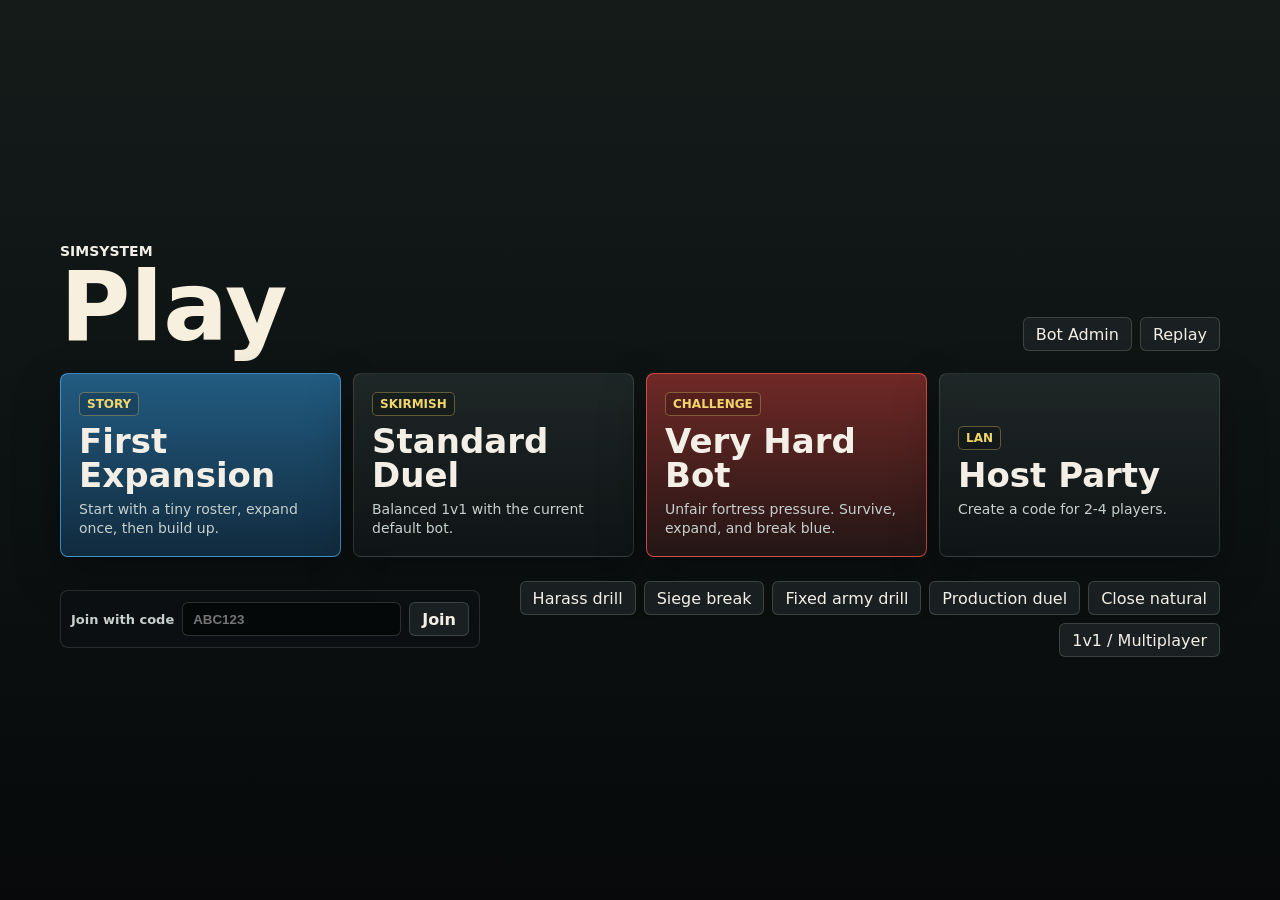
<file: index.html>
<!doctype html>
<html lang="en">
  <head>
    <meta charset="utf-8">
    <meta name="viewport" content="width=device-width, initial-scale=1">
    <title>Simsystem</title>
    <link rel="stylesheet" href="styles.css?v=home-1">
  </head>
  <body>
    <main class="home-app">
      <section class="home-shell">
        <header class="home-header">
          <div>
            <div class="brand home-brand">Simsystem</div>
            <h1>Play</h1>
          </div>
          <nav class="home-utility" aria-label="Tools">
            <a href="admin.html">Bot Admin</a>
            <a href="replay.html">Replay</a>
          </nav>
        </header>

        <section class="home-modes" aria-label="Game modes">
          <a class="home-card primary" href="play.html?scenario=0&amp;difficulty=3&amp;story=1&amp;briefing=1">
            <span class="mode-label">Story</span>
            <strong>First Expansion</strong>
            <em>Start with a tiny roster, expand once, then build up.</em>
          </a>
          <a class="home-card" href="play.html?scenario=0&amp;difficulty=7">
            <span class="mode-label">Skirmish</span>
            <strong>Standard Duel</strong>
            <em>Balanced 1v1 with the current default bot.</em>
          </a>
          <a class="home-card boss" data-challenge="very-hard-bot" href="play.html?scenario=9&amp;difficulty=10&amp;seed=424242&amp;speed=0.5">
            <span class="mode-label">Challenge</span>
            <strong>Very Hard Bot</strong>
            <em>Unfair fortress pressure. Survive, expand, and break blue.</em>
          </a>
          <a class="home-card" href="lobby.html">
            <span class="mode-label">LAN</span>
            <strong>Host Party</strong>
            <em>Create a code for 2-4 players.</em>
          </a>
        </section>

        <section class="home-join" aria-label="Join game">
          <form class="join-code-home" action="join" method="get">
            <label for="homeJoinCode">Join with code</label>
            <input id="homeJoinCode" name="code" type="text" inputmode="text" autocomplete="off" placeholder="ABC123">
            <button type="submit">Join</button>
          </form>
          <div class="home-shortcuts" aria-label="Quick links">
            <a href="play.html?scenario=4&amp;difficulty=8&amp;story=1&amp;briefing=1">Harass drill</a>
            <a href="play.html?scenario=5&amp;difficulty=8&amp;story=1&amp;briefing=1">Siege break</a>
            <a href="play.html?scenario=10&amp;difficulty=8&amp;briefing=1">Fixed army drill</a>
            <a href="play.html?scenario=11&amp;difficulty=8&amp;briefing=1">Production duel</a>
            <a href="play.html?scenario=8&amp;difficulty=7">Close natural</a>
            <a href="lobby.html">1v1 / Multiplayer</a>
          </div>
        </section>
      </section>
    </main>
  </body>
</html>
</file>
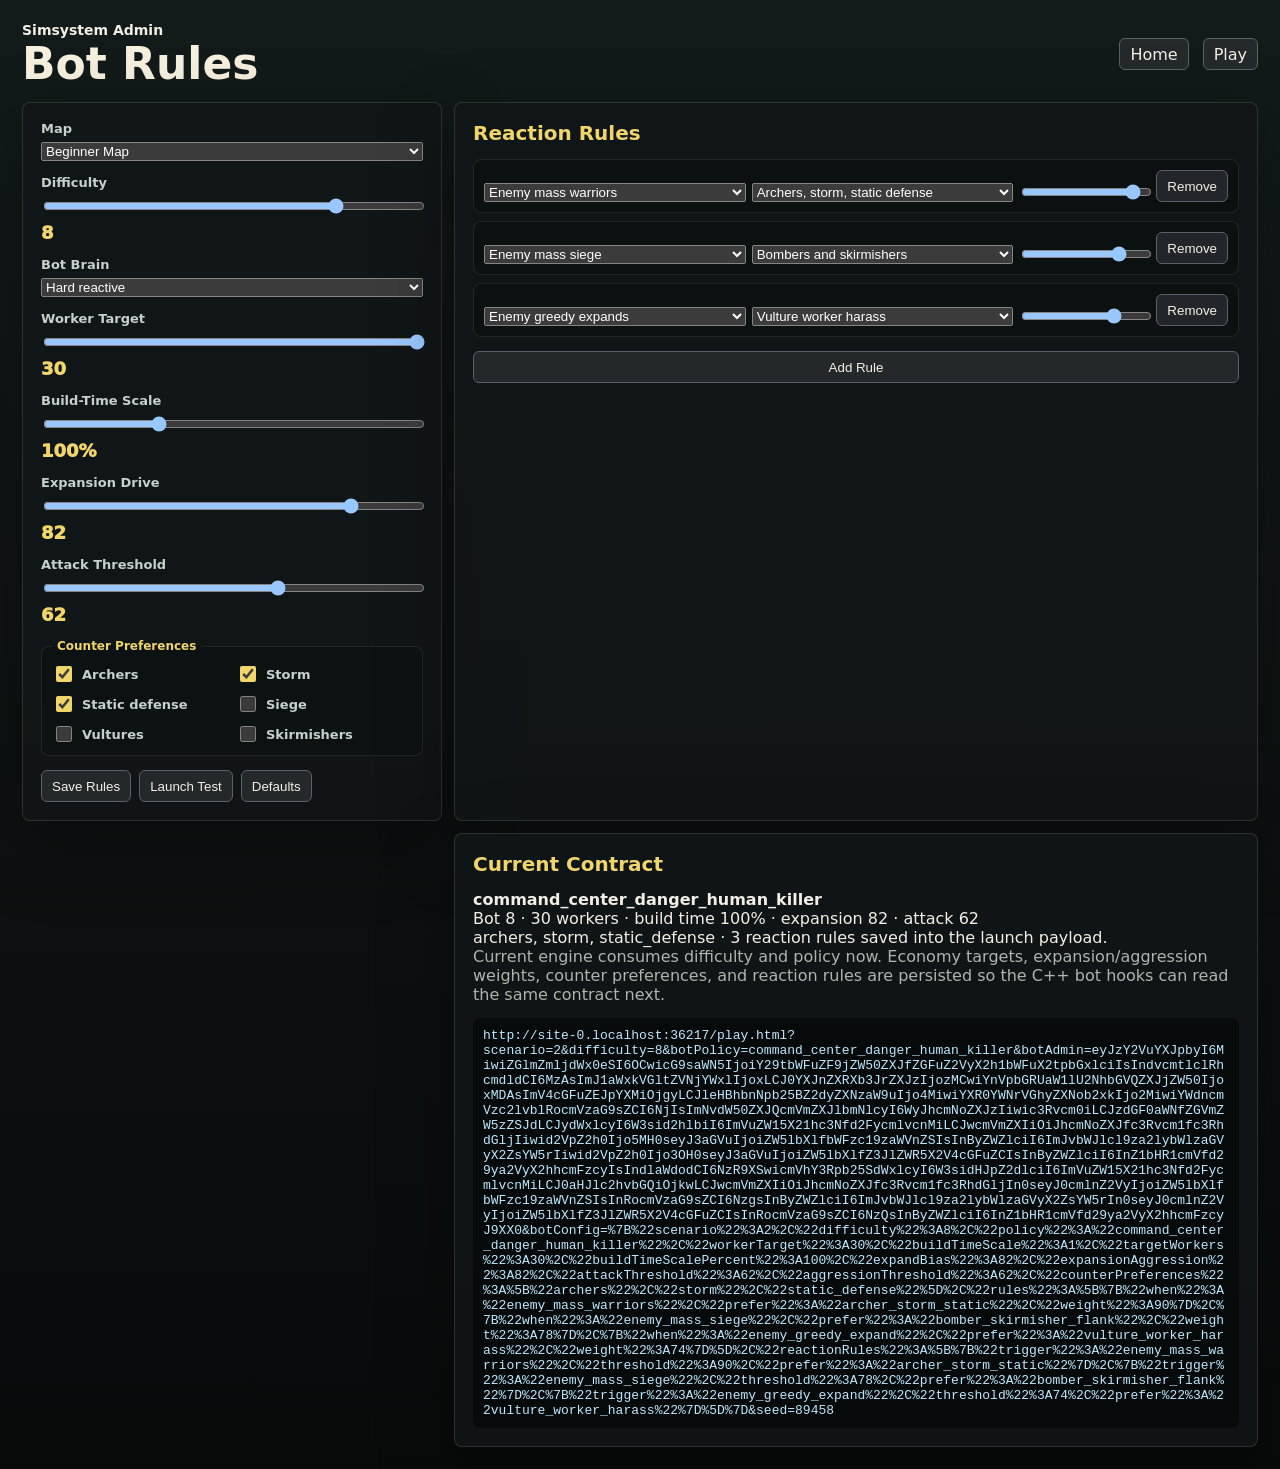
<file: admin.html>
<!doctype html>
<html lang="en">
  <head>
    <meta charset="utf-8">
    <meta name="viewport" content="width=device-width, initial-scale=1">
    <title>Simsystem Bot Admin</title>
    <link rel="stylesheet" href="styles.css?v=bot-admin-1">
  </head>
  <body>
    <main class="admin-app">
      <section class="admin-shell">
        <header class="admin-header">
          <div>
            <div class="brand">Simsystem Admin</div>
            <h1>Bot Rules</h1>
          </div>
          <div class="header-actions">
            <a class="live-link" href="/index.html">Home</a>
            <a class="live-link" href="/play.html?scenario=2&difficulty=7">Play</a>
          </div>
        </header>

        <section class="admin-grid">
          <form id="botAdminForm" class="admin-card admin-controls">
            <label>
              Map
              <select id="scenario">
                <option value="2">Beginner Map</option>
                <option value="0">Training Duel</option>
                <option value="1">Rush Defense</option>
                <option value="4">Harass Bot</option>
                <option value="5">Siege Break</option>
                <option value="6">Back Bases</option>
                <option value="8">Close Natural</option>
                <option value="9">Very Hard Bot</option>
              </select>
            </label>
            <label>
              Difficulty
              <input id="difficulty" type="range" min="1" max="10" value="8">
              <output id="difficultyValue">8</output>
            </label>
            <label>
              Bot Brain
              <select id="policy">
                <option value="command_center_danger_human_killer">Hard reactive</option>
                <option value="command_center_harass">Harass and punish</option>
                <option value="command_center_general">General macro</option>
                <option value="command_center">Baseline command center</option>
              </select>
            </label>
            <label>
              Worker Target
              <input id="workerTarget" type="range" min="12" max="30" value="30">
              <output id="workerTargetValue">30</output>
            </label>
            <label>
              Build-Time Scale
              <input id="buildTimeScale" type="range" min="50" max="220" value="100" step="5">
              <output id="buildTimeScaleValue">100%</output>
            </label>
            <label>
              Expansion Drive
              <input id="expandBias" type="range" min="0" max="100" value="82">
              <output id="expandBiasValue">82</output>
            </label>
            <label>
              Attack Threshold
              <input id="attackThreshold" type="range" min="0" max="100" value="62">
              <output id="attackThresholdValue">62</output>
            </label>
            <fieldset class="counter-preferences">
              <legend>Counter Preferences</legend>
              <label><input name="counterPreference" value="archers" type="checkbox"> Archers</label>
              <label><input name="counterPreference" value="storm" type="checkbox"> Storm</label>
              <label><input name="counterPreference" value="static_defense" type="checkbox"> Static defense</label>
              <label><input name="counterPreference" value="siege" type="checkbox"> Siege</label>
              <label><input name="counterPreference" value="vultures" type="checkbox"> Vultures</label>
              <label><input name="counterPreference" value="skirmishers" type="checkbox"> Skirmishers</label>
            </fieldset>
            <div class="admin-actions">
              <button id="saveConfig" type="submit">Save Rules</button>
              <button id="launchGame" type="button">Launch Test</button>
              <button id="resetConfig" type="button">Defaults</button>
            </div>
          </form>

          <section class="admin-card">
            <h2>Reaction Rules</h2>
            <div id="rulesList" class="rules-list"></div>
            <button id="addRule" type="button">Add Rule</button>
          </section>

          <section class="admin-card admin-summary">
            <h2>Current Contract</h2>
            <div id="summary"></div>
            <code id="deeplink"></code>
          </section>
        </section>
      </section>
    </main>
    <script src="admin.js?v=bot-admin-1"></script>
  </body>
</html>
</file>
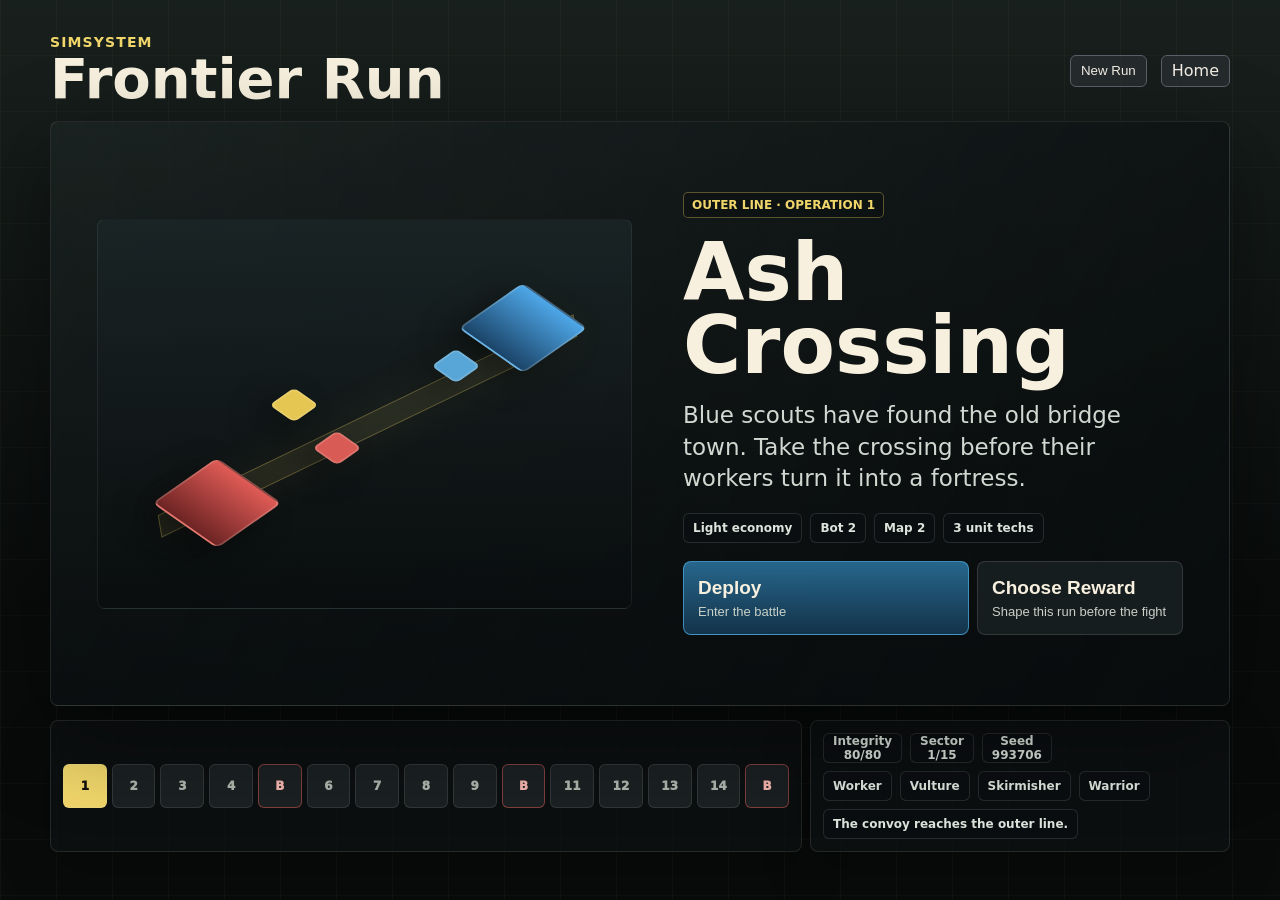
<file: roguelike.html>
<!doctype html>
<html lang="en">
  <head>
    <meta charset="utf-8">
    <meta name="viewport" content="width=device-width, initial-scale=1">
    <title>Simsystem Story Run</title>
    <link rel="stylesheet" href="styles.css?v=story-run-1">
  </head>
  <body>
    <main class="rogue-app">
      <section class="rogue-shell">
        <header class="rogue-header story-header">
          <div>
            <div class="brand">Simsystem</div>
            <h1>Frontier Run</h1>
          </div>
          <div class="header-actions">
            <button id="newRun" type="button" title="Start over">New Run</button>
            <a class="live-link" href="/index.html">Home</a>
          </div>
        </header>

        <section class="story-stage" aria-live="polite">
          <div class="story-map-art" aria-hidden="true">
            <div class="story-lane"></div>
            <div class="story-base red"></div>
            <div class="story-base blue"></div>
            <div class="story-unit wing-a"></div>
            <div class="story-unit wing-b"></div>
            <div class="story-unit wing-c"></div>
          </div>
          <article class="story-brief">
            <div id="missionKicker" class="mission-kicker">Operation</div>
            <h2 id="missionTitle">Loading</h2>
            <p id="missionText"></p>
            <div id="missionIntel" class="mission-intel"></div>
            <div class="story-actions">
              <button id="startBattle" class="choice-card primary mission-start" type="button">
                <strong>Deploy</strong>
                <span id="deploySubtext">Enter the battle</span>
              </button>
              <button id="draftMore" class="choice-card compact" type="button">
                <strong>Choose Reward</strong>
                <span>Shape this run before the fight</span>
              </button>
              <button id="claimSector" class="choice-card compact hidden" type="button">
                <strong>Hold Sector</strong>
                <span>The line moves forward</span>
              </button>
            </div>
          </article>
        </section>

        <section class="story-footer">
          <div id="runMap" class="route-line" aria-label="Campaign route"></div>
          <aside class="run-summary">
            <div id="runStats" class="run-statline">Loading...</div>
            <div id="runDeck" class="reward-strip"></div>
            <div id="rogueLog" class="story-log"></div>
          </aside>
        </section>

        <section class="draft-sheet hidden" id="choicePanel" aria-live="polite"></section>
        <div id="missionStage" class="mission-stage hidden"></div>
      </section>
    </main>
    <script src="roguelike.js?v=story-run-1"></script>
  </body>
</html>
</file>
<file: styles.css>
:root {
  color-scheme: dark;
  font-family: Inter, ui-sans-serif, system-ui, -apple-system, BlinkMacSystemFont, "Segoe UI", sans-serif;
  background: #111314;
  color: #f3efe6;
}

.rogue-app {
  min-height: 100vh;
  overflow: auto;
  padding: clamp(16px, 3vw, 34px);
  background:
    linear-gradient(90deg, rgba(240, 214, 106, 0.035) 1px, transparent 1px),
    linear-gradient(0deg, rgba(240, 214, 106, 0.028) 1px, transparent 1px),
    linear-gradient(180deg, #18201d, #090b0b 68%);
  background-size: 56px 56px, 56px 56px, auto;
}

.rogue-shell {
  width: min(1180px, 100%);
  min-height: calc(100vh - clamp(32px, 6vw, 68px));
  margin: 0 auto;
  display: grid;
  grid-template-rows: auto minmax(420px, 1fr) auto auto;
  gap: 14px;
}

.rogue-header {
  min-height: 48px;
  display: flex;
  align-items: center;
  justify-content: space-between;
  gap: 16px;
}

.rogue-header h1 {
  margin: 1px 0 0;
  color: #f7f0de;
  font-size: clamp(28px, 4.4vw, 56px);
  line-height: 1;
}

.story-header .brand {
  color: #f0d66a;
  font-weight: 900;
  letter-spacing: 0.08em;
  text-transform: uppercase;
}

.story-stage {
  position: relative;
  min-height: 480px;
  display: grid;
  grid-template-columns: minmax(360px, 1fr) minmax(380px, 500px);
  gap: clamp(20px, 4vw, 54px);
  align-items: center;
  padding: clamp(18px, 4vw, 46px);
  border: 1px solid rgba(218, 226, 211, 0.12);
  border-radius: 8px;
  background:
    linear-gradient(115deg, rgba(8, 11, 12, 0.25), rgba(8, 11, 12, 0.82)),
    linear-gradient(180deg, rgba(36, 47, 45, 0.76), rgba(13, 17, 18, 0.92));
  box-shadow: 0 30px 92px rgba(0, 0, 0, 0.42);
}

.story-map-art {
  position: relative;
  min-height: 390px;
  border: 1px solid rgba(218, 226, 211, 0.08);
  border-radius: 8px;
  overflow: hidden;
  background:
    linear-gradient(135deg, rgba(240, 214, 106, 0.07) 0 1px, transparent 1px 36px),
    linear-gradient(45deg, rgba(113, 196, 240, 0.06) 0 1px, transparent 1px 36px),
    linear-gradient(180deg, rgba(27, 38, 39, 0.82), rgba(10, 13, 14, 0.88));
}

.story-lane {
  position: absolute;
  left: 11%;
  right: 10%;
  top: 50%;
  height: 24px;
  transform: skewY(-18deg) rotate(-9deg);
  border: 1px solid rgba(240, 214, 106, 0.30);
  background: rgba(240, 214, 106, 0.10);
  box-shadow: 0 0 42px rgba(240, 214, 106, 0.08);
}

.story-base,
.story-unit {
  position: absolute;
  transform: rotate(45deg) skew(-10deg, -10deg);
  box-shadow: 0 18px 32px rgba(0, 0, 0, 0.42);
}

.story-base {
  width: 78px;
  height: 78px;
  bottom: 17%;
  border: 2px solid rgba(247, 240, 222, 0.18);
  border-radius: 7px;
}

.story-base.red {
  left: 15%;
  background: linear-gradient(180deg, #df5b56, #6d2424);
}

.story-base.blue {
  right: 13%;
  top: 18%;
  background: linear-gradient(180deg, #4ea7e8, #1b4468);
}

.story-unit {
  width: 30px;
  height: 30px;
  border-radius: 6px;
  border: 2px solid rgba(247, 240, 222, 0.16);
  background: #e6c653;
}

.story-unit.wing-a {
  left: 34%;
  top: 44%;
}

.story-unit.wing-b {
  left: 42%;
  top: 55%;
  background: #d85b55;
}

.story-unit.wing-c {
  right: 30%;
  top: 34%;
  background: #58a6d8;
}

.story-brief {
  display: grid;
  align-content: center;
  gap: 18px;
  min-height: 390px;
}

.mission-kicker {
  width: fit-content;
  padding: 5px 8px;
  border: 1px solid rgba(240, 214, 106, 0.34);
  border-radius: 5px;
  color: #f0d66a;
  background: rgba(0, 0, 0, 0.18);
  font-size: 12px;
  font-weight: 900;
  text-transform: uppercase;
}

.story-brief h2 {
  margin: 0;
  color: #f7f0de;
  font-size: clamp(46px, 6.2vw, 82px);
  line-height: 0.92;
  letter-spacing: 0;
}

.story-brief p {
  max-width: 560px;
  margin: 0;
  color: #d1d8d1;
  font-size: clamp(18px, 2.1vw, 23px);
  line-height: 1.38;
}

.mission-intel,
.run-statline,
.reward-strip,
.story-log,
.story-footer,
.draft-heading {
  display: flex;
  flex-wrap: wrap;
  gap: 8px;
}

.mission-intel span,
.run-statline span,
.reward-strip span,
.story-log span {
  min-height: 30px;
  display: inline-grid;
  place-items: center;
  padding: 0 9px;
  border: 1px solid rgba(218, 226, 211, 0.13);
  border-radius: 6px;
  color: #dce4dc;
  background: rgba(12, 16, 18, 0.62);
  font-size: 12px;
  font-weight: 850;
}

.story-actions {
  display: grid;
  grid-template-columns: minmax(190px, 1fr) minmax(170px, 0.72fr);
  gap: 8px;
  max-width: 560px;
}

.choice-card {
  min-height: 74px;
  display: grid;
  align-content: center;
  justify-items: start;
  gap: 5px;
  border: 1px solid rgba(218, 226, 211, 0.14);
  border-radius: 8px;
  padding: 12px 14px;
  background: rgba(25, 32, 34, 0.88);
  color: #f3efe6;
  text-align: left;
}

.choice-card.primary {
  border-color: rgba(73, 165, 214, 0.78);
  background: linear-gradient(180deg, rgba(42, 112, 154, 0.90), rgba(21, 54, 78, 0.92));
}

.choice-card strong {
  color: #f7f0de;
  font-size: 19px;
}

.choice-card span {
  color: #c8d0c8;
  font-size: 13px;
}

.choice-card em {
  color: #f0d66a;
  font-size: 12px;
  font-style: normal;
  font-weight: 900;
}

.story-footer {
  align-items: stretch;
}

.route-line,
.run-summary,
.draft-sheet {
  border: 1px solid rgba(218, 226, 211, 0.12);
  border-radius: 8px;
  background: rgba(13, 17, 18, 0.78);
  box-shadow: 0 18px 48px rgba(0, 0, 0, 0.28);
}

.route-line {
  flex: 1 1 520px;
  min-height: 88px;
  display: grid;
  grid-template-columns: repeat(15, minmax(0, 1fr));
  gap: 5px;
  align-items: center;
  padding: 12px;
}

.route-node {
  width: 100%;
  min-width: 0;
  height: 44px;
  display: grid;
  place-items: center;
  padding: 0;
  border: 1px solid rgba(218, 226, 211, 0.12);
  border-color: rgba(218, 226, 211, 0.12);
  border-radius: 6px;
  background: rgba(32, 38, 40, 0.78);
  color: #aeb5ad;
  font-size: 12px;
  font-weight: 950;
  text-align: center;
}

.route-node.done {
  color: #102014;
  background: #78ce7e;
}

.route-node.current {
  color: #14120d;
  background: #f0d66a;
}

.route-node.boss {
  border-color: rgba(223, 91, 86, 0.52);
  color: #f3b5ae;
}

.run-summary {
  flex: 0 1 420px;
  display: grid;
  align-content: center;
  gap: 8px;
  padding: 12px;
}

.draft-sheet {
  position: fixed;
  left: 50%;
  bottom: 22px;
  z-index: 8;
  width: min(860px, calc(100vw - 32px));
  transform: translateX(-50%);
  display: grid;
  gap: 10px;
  padding: 12px;
}

.draft-heading {
  align-items: center;
  justify-content: space-between;
}

.draft-heading strong {
  color: #f0d66a;
  font-size: 15px;
}

.draft-grid {
  display: grid;
  grid-template-columns: repeat(3, minmax(0, 1fr));
  gap: 8px;
}

.draft-card {
  min-height: 128px;
  display: grid;
  align-content: start;
  justify-items: start;
  gap: 7px;
  padding: 13px;
  border: 1px solid rgba(218, 226, 211, 0.14);
  border-radius: 8px;
  color: #f3efe6;
  background: rgba(25, 32, 34, 0.94);
  text-align: left;
}

.draft-card strong {
  font-size: 17px;
}

.draft-card span {
  color: #c8d0c8;
  font-size: 13px;
  line-height: 1.35;
  white-space: normal;
}

.draft-card em {
  color: #f0d66a;
  font-size: 12px;
  font-style: normal;
  font-weight: 900;
}

@media (max-width: 900px) {
  .rogue-shell {
    grid-template-rows: auto auto auto auto;
  }

  .story-stage,
  .story-actions,
  .draft-grid {
    grid-template-columns: 1fr;
  }

  .story-stage {
    padding: 14px;
  }

  .story-map-art {
    min-height: 220px;
  }

  .story-brief {
    min-height: auto;
  }

  .start-menu-panel {
    padding: 28px;
  }

  .start-menu-actions {
    grid-template-columns: 1fr;
  }

  .route-line {
    grid-template-columns: repeat(5, minmax(0, 1fr));
  }

  .run-summary {
    flex-basis: 100%;
  }
}

* {
  box-sizing: border-box;
}

body {
  margin: 0;
  overflow: hidden;
  background: #0f1213;
}

.home-app {
  min-height: 100vh;
  overflow: auto;
  padding: clamp(16px, 3vw, 42px);
  color: #f3efe6;
  background:
    linear-gradient(180deg, rgba(20, 28, 26, 0.96), rgba(7, 9, 10, 1)),
    #0f1213;
}

.home-shell {
  width: min(1160px, 100%);
  min-height: calc(100vh - clamp(32px, 6vw, 84px));
  margin: 0 auto;
  display: grid;
  align-content: center;
  gap: 22px;
}

.home-header {
  display: flex;
  align-items: end;
  justify-content: space-between;
  gap: 18px;
}

.home-header h1 {
  margin: 4px 0 0;
  color: #f7f0de;
  font-size: clamp(48px, 8vw, 96px);
  line-height: 0.92;
  letter-spacing: 0;
}

.home-brand {
  color: #f0d66a;
  font-weight: 900;
  text-transform: uppercase;
}

.home-utility,
.home-shortcuts {
  display: flex;
  flex-wrap: wrap;
  gap: 8px;
  justify-content: flex-end;
}

.home-utility a,
.home-shortcuts a,
.join-code-home button {
  min-height: 34px;
  display: inline-grid;
  place-items: center;
  padding: 0 12px;
  border: 1px solid rgba(218, 226, 211, 0.18);
  border-radius: 6px;
  color: #f3efe6;
  background: rgba(30, 36, 38, 0.82);
  text-decoration: none;
}

.home-modes {
  display: grid;
  grid-template-columns: repeat(4, minmax(0, 1fr));
  gap: 12px;
}

.home-card {
  min-height: 174px;
  display: grid;
  align-content: end;
  gap: 8px;
  padding: 18px;
  border: 1px solid rgba(218, 226, 211, 0.14);
  border-radius: 8px;
  color: #f3efe6;
  background:
    linear-gradient(180deg, rgba(34, 43, 43, 0.82), rgba(16, 20, 22, 0.94));
  text-decoration: none;
  box-shadow: 0 18px 48px rgba(0, 0, 0, 0.28);
}

.home-card.primary {
  border-color: rgba(76, 166, 228, 0.76);
  background:
    linear-gradient(180deg, rgba(38, 104, 148, 0.86), rgba(18, 44, 64, 0.96));
}

.home-card.boss {
  border-color: rgba(240, 91, 79, 0.76);
  background:
    linear-gradient(180deg, rgba(120, 43, 40, 0.92), rgba(36, 23, 22, 0.96));
}

.home-card strong {
  font-size: clamp(22px, 2.8vw, 34px);
  line-height: 1;
}

.home-card em {
  min-height: 38px;
  color: #c6d0cc;
  font-size: 14px;
  font-style: normal;
  line-height: 1.35;
}

.mode-label {
  width: fit-content;
  padding: 4px 7px;
  border: 1px solid rgba(240, 214, 106, 0.34);
  border-radius: 5px;
  color: #f0d66a;
  background: rgba(0, 0, 0, 0.18);
  font-size: 12px;
  font-weight: 900;
  text-transform: uppercase;
}

.home-join {
  display: grid;
  grid-template-columns: minmax(300px, 420px) 1fr;
  gap: 12px;
  align-items: center;
  padding-top: 2px;
}

.join-code-home {
  min-height: 58px;
  display: grid;
  grid-template-columns: auto minmax(110px, 1fr) auto;
  gap: 8px;
  align-items: center;
  padding: 10px;
  border: 1px solid rgba(218, 226, 211, 0.14);
  border-radius: 8px;
  background: rgba(12, 16, 18, 0.78);
}

.join-code-home label {
  color: #c6d0cc;
  font-size: 13px;
  font-weight: 850;
  white-space: nowrap;
}

.join-code-home input {
  width: 100%;
  height: 34px;
  border: 1px solid rgba(218, 226, 211, 0.18);
  border-radius: 6px;
  padding: 0 10px;
  color: #f7f0de;
  background: rgba(5, 8, 9, 0.86);
  font-weight: 900;
  text-transform: uppercase;
}

.join-code-home button {
  font: inherit;
  font-weight: 850;
  cursor: pointer;
}

.lobby-app {
  min-height: 100vh;
  overflow: auto;
  padding: clamp(18px, 4vw, 56px);
  background:
    linear-gradient(115deg, rgba(6, 9, 9, 0.18), rgba(6, 9, 9, 0.82)),
    radial-gradient(circle at 24% 18%, rgba(72, 154, 205, 0.20), transparent 31%),
    radial-gradient(circle at 84% 76%, rgba(213, 72, 66, 0.16), transparent 30%),
    linear-gradient(180deg, #17201d, #080a0a);
}

.admin-app {
  min-height: 100vh;
  overflow: auto;
  padding: clamp(18px, 4vw, 48px);
  background:
    radial-gradient(circle at 18% 18%, rgba(68, 155, 210, 0.18), transparent 32%),
    radial-gradient(circle at 84% 70%, rgba(224, 82, 72, 0.13), transparent 34%),
    linear-gradient(180deg, #151d1a, #080a09);
}

.admin-shell {
  width: min(1320px, 100%);
  margin: 0 auto;
  display: grid;
  gap: 18px;
}

.admin-header,
.header-actions {
  display: flex;
  align-items: center;
  justify-content: space-between;
  gap: 14px;
}

.admin-header h1 {
  margin: 0;
  color: #f7f0de;
  font-size: clamp(44px, 6vw, 86px);
  line-height: 0.95;
  letter-spacing: 0;
}

.admin-grid {
  display: grid;
  grid-template-columns: minmax(340px, 420px) 1fr;
  gap: 16px;
}

.admin-card {
  display: grid;
  align-content: start;
  gap: 14px;
  padding: 18px;
  border: 1px solid rgba(218, 226, 211, 0.14);
  border-radius: 8px;
  background: rgba(17, 22, 24, 0.84);
  box-shadow: 0 24px 72px rgba(0, 0, 0, 0.34);
}

.admin-card h2 {
  margin: 0;
  color: #f0d66a;
  font-size: 20px;
}

.admin-controls label,
.admin-rule-row {
  display: grid;
  gap: 6px;
  color: #c6d0cc;
  font-size: 13px;
  font-weight: 850;
}

.admin-controls select,
.admin-controls input,
.admin-rule-row select,
.admin-rule-row input {
  width: 100%;
}

.admin-controls output {
  color: #f0d66a;
  font-size: 18px;
  font-weight: 950;
}

.admin-actions {
  display: grid;
  grid-template-columns: repeat(3, minmax(0, 1fr));
  gap: 8px;
}

.rules-list {
  display: grid;
  gap: 10px;
}

.admin-rule-row {
  grid-template-columns: 1fr 1fr minmax(120px, 0.5fr) auto;
  align-items: end;
  padding: 10px;
  border: 1px solid rgba(218, 226, 211, 0.10);
  border-radius: 8px;
  background: rgba(8, 12, 13, 0.46);
}

.counter-preferences {
  display: grid;
  grid-template-columns: repeat(2, minmax(0, 1fr));
  gap: 8px;
  margin: 0;
  padding: 10px;
  border: 1px solid rgba(218, 226, 211, 0.10);
  border-radius: 8px;
  background: rgba(8, 12, 13, 0.34);
}

.counter-preferences legend {
  padding: 0 5px;
  color: #f0d66a;
  font-size: 12px;
  font-weight: 900;
}

.counter-preferences label {
  grid-template-columns: auto 1fr;
  align-items: center;
  gap: 7px;
}

.counter-preferences input {
  width: 16px;
  height: 16px;
  accent-color: #f0d66a;
}

.admin-summary {
  grid-column: 2;
}

.admin-summary code {
  display: block;
  max-width: 100%;
  overflow-wrap: anywhere;
  padding: 10px;
  border-radius: 7px;
  color: #bde8ff;
  background: rgba(4, 7, 8, 0.74);
}

.lobby-shell {
  min-height: calc(100vh - clamp(36px, 8vw, 112px));
  width: min(1280px, 100%);
  margin: 0 auto;
  display: grid;
  align-items: center;
}

.lobby-header {
  display: none;
  align-items: center;
  justify-content: space-between;
  gap: 18px;
  margin-bottom: 22px;
}

.splash-hero {
  min-height: min(760px, calc(100vh - 72px));
  display: grid;
  grid-template-columns: minmax(320px, 1fr) minmax(420px, 520px);
  gap: clamp(24px, 5vw, 72px);
  align-items: center;
}

.splash-copy {
  display: grid;
  align-content: center;
  gap: 18px;
  min-height: 420px;
}

.splash-copy .brand {
  color: #f0d66a;
  font-size: 16px;
  font-weight: 900;
  letter-spacing: 0.16em;
  text-transform: uppercase;
}

.splash-copy h1 {
  max-width: 720px;
  margin: 0;
  color: #f7f0de;
  font-size: clamp(58px, 9vw, 118px);
  font-weight: 950;
  line-height: 0.9;
  letter-spacing: 0;
}

.splash-copy p {
  max-width: 520px;
  margin: 0;
  color: #c6d0cc;
  font-size: clamp(18px, 2vw, 24px);
  line-height: 1.35;
}

.splash-menu {
  display: grid;
  gap: 14px;
}

.lobby-header .brand {
  font-size: 24px;
}

.lobby-header p {
  margin: 5px 0 0;
  color: #aeb5ad;
}

.lobby-grid {
  display: contents;
}

.lobby-card {
  display: grid;
  gap: 13px;
  padding: 18px;
  border: 1px solid rgba(218, 226, 211, 0.14);
  border-radius: 8px;
  background: rgba(17, 22, 24, 0.82);
  box-shadow: 0 24px 72px rgba(0, 0, 0, 0.34);
}

.start-card {
  order: 1;
  gap: 14px;
  padding: 16px;
}

.current-match {
  order: 2;
  gap: 12px;
  padding: 16px;
}

.current-match h1 {
  font-size: 16px;
  color: #f0d66a;
  text-transform: uppercase;
  letter-spacing: 0.08em;
}

.quick-actions {
  display: grid;
  gap: 10px;
}

.splash-action {
  width: 100%;
  min-height: 84px;
  display: grid;
  align-content: center;
  justify-items: start;
  gap: 4px;
  padding: 14px 16px;
  border-color: rgba(218, 226, 211, 0.16);
  background: rgba(26, 32, 34, 0.88);
  text-align: left;
}

.splash-action.primary {
  border-color: rgba(76, 166, 228, 0.74);
  background: linear-gradient(180deg, rgba(38, 104, 148, 0.86), rgba(24, 57, 82, 0.88));
}

.splash-action strong {
  font-size: 22px;
  line-height: 1.1;
}

.splash-action span {
  color: #c5d1cf;
  font-size: 13px;
}

.prominent-join {
  display: grid;
  grid-template-columns: minmax(0, 1fr) 96px;
  gap: 8px;
}

.prominent-join input {
  width: 100%;
  height: 42px;
  border: 1px solid #596068;
  border-radius: 6px;
  padding: 0 12px;
  background: rgba(8, 11, 12, 0.72);
  color: #f3efe6;
  font-family: ui-monospace, "SFMono-Regular", Menlo, Consolas, monospace;
  font-size: 16px;
  font-weight: 900;
  letter-spacing: 0.08em;
  text-transform: uppercase;
}

.hidden-config {
  display: none;
}

.lobby-card h1 {
  margin: 0 0 4px;
  font-size: 20px;
}

.lobby-card label {
  display: grid;
  gap: 6px;
  color: #c8d0c8;
  font-size: 13px;
}

.advanced-settings,
.seat-details {
  display: grid;
  gap: 11px;
}

.advanced-settings:not([open]) > :not(summary),
.seat-details:not([open]) > :not(summary) {
  display: none;
}

.advanced-settings summary,
.seat-details summary {
  min-height: 34px;
  display: flex;
  align-items: center;
  cursor: pointer;
  color: #f0d66a;
  font-size: 13px;
  font-weight: 800;
}

.advanced-settings[open],
.seat-details[open] {
  border-top: 1px solid rgba(218, 226, 211, 0.12);
  padding-top: 6px;
}

.lobby-card input,
.lobby-card select {
  width: 100%;
  height: 36px;
  border: 1px solid #596068;
  border-radius: 6px;
  padding: 0 10px;
  background: rgba(35, 40, 43, 0.86);
  color: #f3efe6;
}

.lobby-actions {
  display: flex;
  flex-wrap: wrap;
  gap: 8px;
}

.utility-actions {
  padding-top: 2px;
}

.utility-actions button {
  min-height: 32px;
  border: 1px solid #596068;
  border-radius: 6px;
  background: rgba(43, 48, 52, 0.72);
  color: #f3efe6;
  padding: 6px 10px;
  cursor: pointer;
}

.lobby-status,
.lobby-note,
.match-meta,
.match-capture {
  color: #aeb5ad;
  font-size: 13px;
}

.map-cards {
  display: grid;
  grid-template-columns: repeat(2, minmax(0, 1fr));
  gap: 8px;
}

.map-card {
  min-height: 82px;
  display: grid;
  align-content: start;
  gap: 4px;
  padding: 10px;
  border: 1px solid rgba(218, 226, 211, 0.12);
  border-radius: 7px;
  background: rgba(24, 30, 32, 0.82);
  color: #f3efe6;
  text-align: left;
  cursor: pointer;
}

.map-card strong {
  font-size: 13px;
}

.map-card span {
  color: #aeb5ad;
  font-size: 12px;
  line-height: 1.2;
}

.map-card em {
  color: #f0d66a;
  font-size: 10px;
  font-style: normal;
  font-weight: 900;
  letter-spacing: 0.06em;
  text-transform: uppercase;
}

.map-card.selected {
  border-color: rgba(240, 214, 106, 0.68);
  background: rgba(54, 48, 20, 0.76);
  box-shadow: 0 0 0 1px rgba(240, 214, 106, 0.16) inset;
}

.invite-code-box {
  display: grid;
  place-items: center;
  min-height: 104px;
  border: 1px solid rgba(240, 214, 106, 0.36);
  border-radius: 8px;
  background: rgba(43, 38, 18, 0.78);
  color: #ffe77c;
  font-family: ui-monospace, "SFMono-Regular", Menlo, Consolas, monospace;
  font-size: clamp(42px, 8vw, 78px);
  font-weight: 900;
  letter-spacing: 0.12em;
  text-align: center;
  cursor: pointer;
  user-select: all;
}

.online-hint {
  margin-top: -4px;
  color: #bfc8c9;
  font-size: 13px;
  line-height: 1.35;
}

.invite-actions {
  display: grid;
  grid-template-columns: repeat(3, minmax(0, 1fr));
  gap: 8px;
}

.invite-actions button,
.join-code-form button {
  min-height: 38px;
  border: 1px solid #596068;
  border-radius: 6px;
  background: rgba(43, 48, 52, 0.78);
  color: #f3efe6;
  cursor: pointer;
  font-weight: 800;
}

.primary-seat {
  display: grid;
  place-items: center;
  min-height: 38px;
  border-color: rgba(73, 165, 214, 0.78);
  background: rgba(34, 92, 128, 0.78);
  font-weight: 900;
  text-align: center;
}

.join-code-form label span {
  display: grid;
  grid-template-columns: minmax(0, 1fr) 96px;
  gap: 8px;
}

.join-code-form input {
  font-family: ui-monospace, "SFMono-Regular", Menlo, Consolas, monospace;
  font-size: 18px;
  font-weight: 900;
  letter-spacing: 0.08em;
  text-transform: uppercase;
}

.match-summary {
  display: grid;
  gap: 8px;
}

.seat-status {
  display: grid;
  grid-template-columns: repeat(auto-fit, minmax(140px, 1fr));
  gap: 8px;
}

.seat-state {
  display: grid;
  grid-template-columns: auto 1fr;
  gap: 2px 8px;
  align-items: center;
  padding: 9px 10px;
  border: 1px solid rgba(218, 226, 211, 0.12);
  border-radius: 7px;
  background: rgba(20, 25, 27, 0.72);
}

.seat-state strong {
  grid-row: span 2;
  color: #f3efe6;
}

.seat-state span {
  color: #dce7e5;
  font-size: 13px;
  font-weight: 800;
}

.seat-state em {
  color: #aeb5ad;
  font-size: 12px;
  font-style: normal;
}

.seat-state.ready {
  border-color: rgba(107, 211, 124, 0.55);
  background: rgba(28, 66, 41, 0.58);
}

.seat-state.connected {
  border-color: rgba(112, 175, 238, 0.50);
  background: rgba(24, 52, 78, 0.56);
}

.match-title {
  color: #f0d66a;
  font-weight: 800;
  font-size: 18px;
}

.match-players {
  display: flex;
  flex-wrap: wrap;
  gap: 8px;
}

.match-players span {
  border: 1px solid rgba(218, 226, 211, 0.14);
  border-radius: 6px;
  padding: 7px 9px;
  background: rgba(38, 44, 47, 0.66);
}

.join-strip {
  display: flex;
  flex-wrap: wrap;
  align-items: center;
  gap: 8px;
}

.p2-join {
  border-color: rgba(73, 165, 214, 0.75);
  background: rgba(34, 92, 128, 0.76);
}

.bot-note {
  color: #aeb5ad;
  font-size: 13px;
}

.seat-links {
  display: grid;
  gap: 10px;
}

.seat-card {
  display: grid;
  grid-template-columns: 44px minmax(90px, 1fr) auto auto auto;
  align-items: center;
  gap: 8px;
  padding: 10px;
  border: 1px solid rgba(218, 226, 211, 0.12);
  border-radius: 8px;
  background: rgba(24, 30, 32, 0.9);
}

.seat-card code {
  grid-column: 1 / -1;
  overflow: hidden;
  text-overflow: ellipsis;
  color: #93b8dc;
  font-size: 12px;
  white-space: nowrap;
}

.seat-button {
  border: 1px solid #596068;
  background: rgba(43, 48, 52, 0.72);
  color: #f3efe6;
  border-radius: 6px;
  min-height: 32px;
  padding: 6px 10px;
  text-decoration: none;
}

.admin-body {
  overflow: auto;
  background: #0f1213;
}

.admin-app {
  min-height: 100vh;
  padding: 22px;
  background:
    linear-gradient(180deg, rgba(18, 28, 26, 0.92), rgba(8, 10, 10, 0.98)),
    #0f1213;
}

.admin-shell {
  width: min(1360px, 100%);
  margin: 0 auto;
  display: grid;
  gap: 16px;
}

.admin-header {
  min-height: 58px;
  display: flex;
  align-items: center;
  justify-content: space-between;
  gap: 14px;
}

.admin-header h1 {
  margin: 4px 0 0;
  color: #f7f0de;
  font-size: clamp(26px, 4vw, 44px);
  line-height: 1;
}

.admin-nav,
.admin-actions {
  display: flex;
  flex-wrap: wrap;
  gap: 8px;
}

.admin-layout {
  display: grid;
  grid-template-columns: minmax(0, 1fr) minmax(320px, 420px);
  gap: 16px;
  align-items: start;
}

.admin-form,
.admin-preview {
  display: grid;
  gap: 12px;
}

.admin-section {
  display: grid;
  gap: 14px;
  padding: 15px;
  border: 1px solid rgba(218, 226, 211, 0.13);
  border-radius: 8px;
  background: rgba(17, 22, 24, 0.84);
  box-shadow: 0 18px 44px rgba(0, 0, 0, 0.28);
}

.admin-section-title {
  display: flex;
  align-items: baseline;
  justify-content: space-between;
  gap: 12px;
  border-bottom: 1px solid rgba(218, 226, 211, 0.10);
  padding-bottom: 10px;
}

.admin-section-title h2 {
  margin: 0;
  color: #f0d66a;
  font-size: 16px;
  letter-spacing: 0.02em;
}

.admin-section-title span,
.integration-gap p {
  margin: 0;
  color: #aeb5ad;
  font-size: 13px;
  line-height: 1.35;
}

.admin-grid {
  display: grid;
  gap: 12px;
}

.admin-grid.two {
  grid-template-columns: repeat(2, minmax(0, 1fr));
}

.admin-form label,
.admin-control {
  display: grid;
  gap: 7px;
  color: #c8d0c8;
  font-size: 13px;
  font-weight: 800;
}

.admin-form input,
.admin-form select {
  width: 100%;
  height: 38px;
  border: 1px solid #596068;
  border-radius: 6px;
  padding: 0 10px;
  background: rgba(35, 40, 43, 0.88);
  color: #f3efe6;
}

.admin-control label {
  display: flex;
  justify-content: space-between;
  gap: 10px;
}

.admin-control output {
  color: #f0d66a;
  font-variant-numeric: tabular-nums;
}

.admin-control input[type="range"] {
  padding: 0;
  accent-color: #f0d66a;
}

.counter-grid {
  display: grid;
  grid-template-columns: repeat(3, minmax(0, 1fr));
  gap: 8px;
}

.counter-grid label {
  min-height: 40px;
  display: flex;
  align-items: center;
  gap: 8px;
  padding: 8px 10px;
  border: 1px solid rgba(218, 226, 211, 0.12);
  border-radius: 7px;
  background: rgba(24, 30, 32, 0.78);
}

.counter-grid input {
  width: 16px;
  height: 16px;
  accent-color: #f0d66a;
}

.rules-list {
  display: grid;
  gap: 8px;
}

.rule-row,
.empty-rules {
  display: grid;
  grid-template-columns: minmax(0, 1fr) auto auto;
  gap: 8px;
  align-items: center;
  min-height: 42px;
  padding: 8px 10px;
  border: 1px solid rgba(218, 226, 211, 0.12);
  border-radius: 7px;
  background: rgba(24, 30, 32, 0.78);
  color: #dce7e5;
  font-size: 13px;
}

.empty-rules {
  grid-template-columns: 1fr;
  color: #aeb5ad;
}

.rule-row strong {
  color: #f0d66a;
  font-size: 12px;
}

.rule-row button {
  height: 28px;
  font-size: 12px;
}

.rule-editor {
  display: grid;
  grid-template-columns: minmax(160px, 1.2fr) 82px minmax(160px, 1fr) auto;
  gap: 8px;
}

.rule-editor button {
  height: 38px;
}

.admin-preview {
  position: sticky;
  top: 16px;
}

#configPreview {
  max-height: 460px;
  margin: 0;
  overflow: auto;
  padding: 12px;
  border: 1px solid rgba(218, 226, 211, 0.11);
  border-radius: 7px;
  background: rgba(7, 10, 11, 0.72);
  color: #d9e6df;
  font-size: 12px;
  line-height: 1.45;
}

.bot-admin-summary {
  display: grid;
  gap: 8px;
  margin: 10px 0;
  padding: 10px;
  border: 1px solid rgba(240, 214, 106, 0.22);
  border-radius: 7px;
  background: rgba(42, 38, 18, 0.42);
}

.bot-admin-summary strong {
  color: #f0d66a;
}

.bot-admin-summary dl {
  display: grid;
  grid-template-columns: repeat(3, minmax(0, 1fr));
  gap: 6px;
  margin: 0;
}

.bot-admin-summary dl div {
  padding: 6px;
  border-radius: 6px;
  background: rgba(10, 14, 15, 0.38);
}

.bot-admin-summary dt {
  color: #aeb5ad;
  font-size: 10px;
  text-transform: uppercase;
}

.bot-admin-summary dd {
  margin: 2px 0 0;
  color: #f3efe6;
  font-weight: 900;
}

.admin-policy-tags {
  display: flex;
  flex-wrap: wrap;
  gap: 5px;
}

.admin-policy-tags span {
  padding: 4px 6px;
  border: 1px solid rgba(218, 226, 211, 0.12);
  border-radius: 5px;
  color: #dce7e5;
  background: rgba(24, 30, 32, 0.72);
  font-size: 11px;
}

.bot-admin-summary ul {
  margin: 0;
  padding-left: 18px;
  color: #c8d0c8;
  font-size: 12px;
}

@media (max-width: 760px) {
  .home-app {
    padding: 14px;
  }

  .home-shell {
    align-content: start;
    min-height: calc(100vh - 28px);
    padding: 12px 0;
  }

  .home-header {
    align-items: stretch;
    flex-direction: column;
  }

  .home-utility,
  .home-shortcuts {
    justify-content: flex-start;
  }

  .home-modes,
  .home-join,
  .join-code-home {
    grid-template-columns: 1fr;
  }

  .home-card {
    min-height: 130px;
  }

  .lobby-app {
    padding: 16px;
  }

  .splash-hero {
    display: grid;
    grid-template-columns: 1fr;
    gap: 18px;
  }

  .splash-copy {
    min-height: 220px;
  }

  .splash-copy h1 {
    font-size: clamp(48px, 16vw, 76px);
  }

  .seat-card {
    grid-template-columns: 38px minmax(0, 1fr);
  }

  .invite-actions {
    grid-template-columns: 1fr;
  }

  .admin-app {
    padding: 14px;
  }

  .admin-header,
  .admin-section-title {
    align-items: stretch;
    flex-direction: column;
  }

  .admin-layout,
  .admin-grid.two,
  .counter-grid,
  .rule-editor {
    grid-template-columns: 1fr;
  }

  .admin-preview {
    position: static;
  }
}

.app {
  min-height: 100vh;
  position: relative;
  display: block;
}

.toolbar {
  position: fixed;
  left: 50%;
  right: auto;
  top: auto;
  bottom: 14px;
  z-index: 4;
  width: min(960px, calc(100vw - 32px));
  min-height: 54px;
  display: grid;
  grid-template-columns: auto auto auto auto minmax(180px, 1fr) auto auto;
  align-items: center;
  gap: 8px;
  padding: 8px 10px;
  transform: translateX(-50%);
  border: 1px solid rgba(218, 226, 211, 0.18);
  border-radius: 8px;
  background:
    linear-gradient(180deg, rgba(28, 34, 37, 0.88), rgba(10, 13, 15, 0.86)),
    rgba(12, 15, 17, 0.82);
  box-shadow: 0 18px 42px rgba(0, 0, 0, 0.36);
  backdrop-filter: blur(12px);
  opacity: 0.96;
}

.brand {
  font-weight: 700;
  font-size: 14px;
  white-space: nowrap;
  color: #f1eee6;
}

button,
.file,
.live-link,
.speed select,
.scenario-select,
.speed-select,
.fps-control {
  border: 1px solid #596068;
  background: rgba(43, 48, 52, 0.72);
  color: #f3efe6;
  border-radius: 6px;
  height: 32px;
  padding: 0 10px;
  display: inline-grid;
  place-items: center;
  cursor: pointer;
  white-space: nowrap;
  text-decoration: none;
}

.hidden {
  display: none !important;
}

button.ready {
  border-color: rgba(107, 211, 124, 0.8);
  background: rgba(44, 94, 58, 0.76);
}

.scenario-select {
  min-width: 0;
  width: min(210px, 24vw);
}

.speed-select {
  width: 78px;
}

.fps-control {
  width: 184px;
  grid-template-columns: auto minmax(70px, 1fr) 28px;
  gap: 7px;
  padding: 0 8px;
  cursor: default;
}

.fps-control span,
.fps-control output {
  color: #d9e1dd;
  font-size: 11px;
  font-weight: 900;
  line-height: 1;
  text-transform: uppercase;
}

.fps-control input {
  width: 100%;
  accent-color: #f0d66a;
  cursor: pointer;
}

.quality-select {
  width: 104px;
}

.supply-banner {
  display: grid;
  place-items: center;
  margin: 0 0 8px;
  padding: 8px;
  border: 1px solid rgba(240, 214, 106, 0.4);
  border-radius: 6px;
  background: rgba(42, 38, 18, 0.7);
  color: #f0d66a;
  font-size: 18px;
  font-weight: 900;
  letter-spacing: 0.04em;
}

.toolbar-spacer {
  flex: 1 1 24px;
}

.production-bar {
  display: flex;
  align-items: center;
  gap: 6px;
  flex-wrap: wrap;
}

.produce-button {
  grid-template-columns: auto auto minmax(54px, auto) auto auto;
  gap: 6px;
  padding: 3px 8px 3px 6px;
  min-width: max-content;
}

.unit-chip {
  display: inline-grid;
  place-items: center;
  width: 34px;
  height: 34px;
  border-radius: 6px;
  background: rgba(5, 7, 8, 0.28);
}

.unit-icon {
  display: block;
  overflow: visible;
  filter: drop-shadow(0 2px 1px rgba(0, 0, 0, 0.58));
}

.unit-icon text {
  font-family: Inter, ui-sans-serif, system-ui, sans-serif;
  paint-order: stroke;
  stroke: rgba(255, 255, 255, 0.20);
  stroke-width: 0.6px;
}

.unit-name {
  font-size: 12px;
  font-weight: 800;
}

.produce-button .cost {
  color: #f5dd80;
  font-size: 11px;
  font-weight: 800;
}

.produce-button .build-time {
  color: #9fd5ff;
  font-size: 10px;
  font-weight: 800;
  text-transform: uppercase;
}

.produce-button.unaffordable {
  cursor: not-allowed;
  color: rgba(215, 224, 222, 0.52);
  background:
    linear-gradient(180deg, rgba(30, 35, 38, 0.84), rgba(10, 13, 15, 0.92));
  border-color: rgba(79, 88, 94, 0.56);
  box-shadow: none;
  filter: saturate(0.42);
}

.produce-button.no-money {
  opacity: 0.50;
}

.produce-button.no-slot {
  opacity: 0.62;
}

.produce-button.affordable {
  color: #fff8cf;
  border-color: rgba(255, 227, 92, 0.98);
  background:
    linear-gradient(180deg, rgba(116, 103, 37, 0.98), rgba(44, 39, 14, 0.98)),
    rgba(255, 227, 92, 0.32);
  box-shadow:
    0 0 0 2px rgba(255, 235, 118, 0.28) inset,
    0 0 0 1px rgba(255, 227, 92, 0.22),
    0 0 30px rgba(255, 219, 69, 0.36);
  filter: saturate(1.28);
}

.produce-button.affordable .cost,
.produce-button.affordable .build-time {
  color: #fff6aa;
  text-shadow: 0 1px 0 rgba(0, 0, 0, 0.66);
}

.produce-button.affordable .build-time {
  color: #c9ffba;
}

.build-queue {
  display: grid;
  gap: 7px;
  margin: 10px 0;
  padding: 10px;
  border: 1px solid rgba(159, 213, 255, 0.22);
  border-radius: 7px;
  background: rgba(7, 18, 26, 0.58);
}

.build-queue strong {
  display: flex;
  align-items: baseline;
  justify-content: space-between;
  gap: 10px;
  color: #9fd5ff;
  font-size: 12px;
  text-transform: uppercase;
}

.build-queue strong span {
  color: #f5dd80;
  font-size: 11px;
  font-weight: 900;
  text-transform: none;
}

.build-row {
  display: grid;
  grid-template-columns: auto minmax(0, 1fr) auto;
  align-items: center;
  gap: 8px;
  position: relative;
  overflow: hidden;
  min-height: 42px;
  padding: 6px 8px;
  border-radius: 6px;
  border: 1px solid rgba(255, 255, 255, 0.08);
  background: rgba(5, 8, 10, 0.70);
}

.build-row.empty {
  border-style: dashed;
  color: rgba(218, 226, 211, 0.62);
  background: rgba(5, 8, 10, 0.38);
}

.build-row.empty .build-countdown {
  color: #aee8c2;
}

.build-row > * {
  position: relative;
  z-index: 1;
}

.build-row i {
  position: absolute;
  inset: 0 auto 0 0;
  z-index: 0;
  height: 100%;
  width: var(--p);
  background:
    linear-gradient(90deg, color-mix(in srgb, var(--bar, #5dc8ff), transparent 12%), color-mix(in srgb, var(--bar-hi, #f5dd80), transparent 2%)),
    rgba(93, 200, 255, 0.35);
  box-shadow: 0 0 18px color-mix(in srgb, var(--bar, #5dc8ff), transparent 42%);
  opacity: 0.72;
}

.build-countdown {
  color: #f5dd80;
  font-size: 12px;
  font-weight: 900;
  font-variant-numeric: tabular-nums;
  white-space: nowrap;
}

.production-dock {
  position: fixed;
  left: 50%;
  bottom: 16px;
  z-index: 4;
  width: min(620px, calc(100vw - 390px));
  transform: translateX(-50%);
  justify-content: center;
  padding: 7px;
  border: 1px solid rgba(218, 226, 211, 0.12);
  border-radius: 8px;
  background:
    linear-gradient(180deg, rgba(28, 34, 36, 0.68), rgba(10, 13, 14, 0.68)),
    rgba(12, 15, 16, 0.58);
  box-shadow: 0 18px 42px rgba(0, 0, 0, 0.36);
  backdrop-filter: blur(14px);
}

.hotkey {
  display: inline-grid;
  place-items: center;
  width: 18px;
  height: 18px;
  border-radius: 4px;
  background: rgba(255, 255, 255, 0.12);
  color: #ffeaa2;
  font-size: 11px;
  font-weight: 800;
}

.file {
  min-width: 106px;
}

.toolbar .brand,
.toolbar .live-link,
.toolbar #exportVideo,
.toolbar #sound,
.toolbar .review,
.toolbar .export-status {
  display: none;
}

.review,
.speed {
  display: inline-grid;
  grid-template-columns: auto auto;
  align-items: center;
  gap: 6px;
  color: #c8c5bc;
}

.review {
  font-size: 13px;
  white-space: nowrap;
}

.file input {
  display: none;
}

#scrub {
  width: 100%;
  min-width: 180px;
}

.tick {
  min-width: 90px;
  text-align: right;
  color: #c8c5bc;
  font-variant-numeric: tabular-nums;
}

.rate {
  min-width: 112px;
  text-align: right;
  color: #8f989c;
  font-size: 12px;
  font-variant-numeric: tabular-nums;
  white-space: nowrap;
}

.export-status {
  min-width: 116px;
  text-align: right;
  color: #b8c2c4;
  font-size: 12px;
  font-variant-numeric: tabular-nums;
  white-space: nowrap;
}

#exportVideo.recording {
  border-color: #e9c85b;
  color: #fff3be;
  background: rgba(112, 89, 22, 0.72);
}

#sound.enabled {
  border-color: #7bd59a;
  color: #dcffe7;
  background: rgba(31, 87, 55, 0.72);
}

.stage {
  position: relative;
  min-height: 100vh;
  display: block;
}

.stage::before,
.stage::after {
  content: "";
  position: fixed;
  inset: 0;
  pointer-events: none;
  z-index: 2;
}

.stage::before {
  background:
    radial-gradient(circle at 50% 42%, transparent 0 48%, rgba(0, 0, 0, 0.10) 72%, rgba(0, 0, 0, 0.30) 100%),
    linear-gradient(180deg, rgba(255, 239, 190, 0.035), transparent 22%, transparent 76%, rgba(0, 0, 0, 0.16));
  mix-blend-mode: soft-light;
}

.stage::after {
  opacity: 0.16;
  background:
    repeating-linear-gradient(0deg, rgba(255, 255, 255, 0.035) 0 1px, transparent 1px 5px),
    linear-gradient(90deg, transparent, rgba(255,255,255,0.045), transparent);
}

#arena {
  width: 100vw;
  height: 100vh;
  display: block;
  background: #242821;
  image-rendering: auto;
  cursor: grab;
  touch-action: none;
}

.pixi-arena {
  position: fixed;
  inset: 0;
  width: 100vw;
  height: 100vh;
  display: block;
  z-index: 0;
  pointer-events: none;
  background: #111a14;
}

body.pixi-renderer #arena {
  position: fixed;
  inset: 0;
  z-index: 1;
  background: transparent;
}

#arena.dragging {
  cursor: grabbing;
}

.panel {
  position: fixed;
  right: 16px;
  top: 76px;
  bottom: 88px;
  z-index: 3;
  width: min(430px, calc(100vw - 32px));
  border: 1px solid rgba(218, 226, 211, 0.12);
  border-radius: 8px;
  padding: 12px;
  overflow: auto;
  background:
    linear-gradient(180deg, rgba(26, 31, 33, 0.72), rgba(9, 12, 13, 0.70)),
    rgba(13, 16, 17, 0.62);
  box-shadow: 0 20px 48px rgba(0, 0, 0, 0.34);
  backdrop-filter: blur(14px);
  opacity: 0.74;
  transition: opacity 120ms ease;
}

.panel:hover {
  opacity: 1;
}

.tutorial-card {
  position: fixed;
  left: 16px;
  bottom: 16px;
  z-index: 5;
  width: min(360px, calc(100vw - 32px));
  display: grid;
  gap: 8px;
  padding: 14px;
  border: 1px solid rgba(245, 221, 128, 0.28);
  border-radius: 8px;
  background:
    linear-gradient(180deg, rgba(34, 39, 37, 0.92), rgba(14, 17, 17, 0.91)),
    rgba(18, 21, 22, 0.92);
  box-shadow: 0 18px 46px rgba(0, 0, 0, 0.42);
  backdrop-filter: blur(12px);
}

.tutorial-card.hidden {
  display: none;
}

.tutorial-card.pulse {
  border-color: rgba(245, 221, 128, 0.60);
}

.tutorial-kicker {
  color: #f5dd80;
  font-size: 11px;
  font-weight: 800;
  text-transform: uppercase;
  letter-spacing: 0.08em;
}

.tutorial-actions {
  display: flex;
  gap: 8px;
  justify-content: flex-end;
}

.story-intro {
  position: fixed;
  inset: 0;
  z-index: 20;
  display: grid;
  place-items: center;
  padding: clamp(18px, 4vw, 56px);
  background:
    linear-gradient(180deg, rgba(5, 8, 9, 0.58), rgba(5, 8, 9, 0.82)),
    radial-gradient(circle at 26% 18%, rgba(74, 157, 215, 0.18), transparent 34%),
    rgba(5, 8, 9, 0.78);
  backdrop-filter: blur(8px);
}

.story-intro.hidden {
  display: none;
}

.story-intro-panel {
  width: min(760px, 100%);
  display: grid;
  gap: 18px;
  padding: clamp(22px, 4vw, 42px);
  border: 1px solid rgba(240, 214, 106, 0.30);
  border-radius: 8px;
  background:
    linear-gradient(180deg, rgba(27, 35, 36, 0.96), rgba(9, 12, 13, 0.96)),
    rgba(10, 13, 14, 0.96);
  box-shadow: 0 34px 110px rgba(0, 0, 0, 0.58);
}

.story-kicker {
  color: #f0d66a;
  font-size: 13px;
  font-weight: 950;
  letter-spacing: 0.13em;
  text-transform: uppercase;
}

.story-intro-panel h1 {
  margin: 0;
  color: #f7f0de;
  font-size: clamp(42px, 7vw, 74px);
  line-height: 0.95;
  letter-spacing: 0;
}

.story-intro-panel p {
  margin: 0;
  color: #d8e0dc;
  font-size: clamp(18px, 2.2vw, 23px);
  line-height: 1.4;
}

.story-facts {
  display: flex;
  flex-wrap: wrap;
  gap: 8px;
}

.story-facts span {
  min-height: 34px;
  display: inline-grid;
  place-items: center;
  padding: 0 10px;
  border: 1px solid rgba(218, 226, 211, 0.14);
  border-radius: 6px;
  color: #edf4ef;
  background: rgba(255, 255, 255, 0.055);
  font-size: 12px;
  font-weight: 900;
  text-transform: uppercase;
}

.story-intro-actions {
  display: flex;
  justify-content: flex-end;
  gap: 10px;
}

.story-intro-actions #storyStart {
  border-color: rgba(76, 166, 228, 0.78);
  background: rgba(38, 104, 148, 0.86);
}

.start-menu {
  position: fixed;
  inset: 0;
  z-index: 8;
  display: grid;
  place-items: center;
  padding: 24px;
  background: radial-gradient(circle at 50% 45%, rgba(46, 156, 255, 0.18), rgba(4, 7, 8, 0.88) 58%, rgba(0, 0, 0, 0.94));
  backdrop-filter: blur(5px);
}

.start-menu.hidden {
  display: none;
}

.start-menu-panel {
  width: min(720px, calc(100vw - 40px));
  padding: 44px;
  border: 1px solid rgba(240, 214, 106, 0.34);
  border-radius: 8px;
  background: rgba(18, 25, 27, 0.94);
  box-shadow: 0 24px 80px rgba(0, 0, 0, 0.48);
}

.start-menu-panel h1 {
  margin: 14px 0 12px;
  color: #f3efe6;
  font-size: clamp(42px, 7vw, 74px);
  line-height: 0.96;
  letter-spacing: 0;
}

.start-menu-panel p {
  max-width: 560px;
  margin: 0 0 24px;
  color: #dce6e2;
  font-size: 20px;
  line-height: 1.45;
}

.start-menu-actions {
  display: grid;
  grid-template-columns: repeat(3, minmax(0, 1fr));
  gap: 12px;
}

.start-menu-actions a {
  display: grid;
  place-items: center;
  min-height: 62px;
  padding: 14px;
  border: 1px solid rgba(218, 226, 211, 0.18);
  border-radius: 7px;
  background: rgba(30, 40, 42, 0.88);
  color: #f3efe6;
  font-size: 17px;
  font-weight: 900;
  text-decoration: none;
}

.start-menu-actions a.primary {
  border-color: rgba(129, 196, 255, 0.82);
  background: rgba(38, 120, 190, 0.88);
}

.start-menu-actions a:hover {
  border-color: rgba(240, 214, 106, 0.72);
  background: rgba(48, 62, 64, 0.94);
}

.scenario-summary {
  border-bottom: 1px solid #34383b;
  padding: 0 0 10px;
  display: grid;
  gap: 5px;
}

.scenario-summary.compact {
  opacity: 0.78;
}

.scenario-summary.compact .objective {
  display: none;
}

.lan-summary {
  gap: 7px;
}

.lan-player-row {
  display: grid;
  grid-template-columns: repeat(2, minmax(0, 1fr));
  gap: 7px;
}

.lan-player {
  display: grid;
  grid-template-columns: auto 1fr;
  gap: 1px 7px;
  align-items: center;
  padding: 7px 8px;
  border: 1px solid rgba(218, 226, 211, 0.12);
  border-radius: 6px;
  background: rgba(20, 25, 27, 0.62);
  color: #dce7e5;
  font-size: 12px;
}

.lan-player b {
  grid-row: span 2;
}

.lan-player em {
  color: #aeb5ad;
  font-style: normal;
}

.lan-player.ready {
  border-color: rgba(107, 211, 124, 0.52);
  background: rgba(28, 66, 41, 0.50);
}

.lan-player.connected {
  border-color: rgba(112, 175, 238, 0.48);
  background: rgba(24, 52, 78, 0.50);
}

.lan-invites {
  display: flex;
  flex-wrap: wrap;
  gap: 7px;
}

.lan-invite {
  min-height: 28px;
  padding: 5px 8px;
  display: inline-grid;
  place-items: center;
  border: 1px solid rgba(112, 175, 238, 0.55);
  border-radius: 6px;
  color: #d8ecff;
  background: rgba(34, 75, 112, 0.42);
  text-decoration: none;
  font-size: 12px;
  font-weight: 800;
}

.lan-rematch {
  min-height: 32px;
  display: grid;
  place-items: center;
  border: 1px solid rgba(240, 214, 106, 0.68);
  border-radius: 6px;
  color: #ffe77c;
  background: rgba(66, 54, 18, 0.72);
  text-decoration: none;
  font-size: 13px;
  font-weight: 900;
}

.lan-capture {
  overflow-wrap: anywhere;
  font-size: 11px;
}

.lan-net {
  min-height: 24px;
  display: grid;
  align-items: center;
  padding: 4px 7px;
  border: 1px solid rgba(107, 211, 124, 0.34);
  border-radius: 6px;
  background: rgba(20, 52, 34, 0.42);
  color: #c9ffda;
  font-size: 11px;
  font-weight: 800;
  overflow-wrap: anywhere;
}

.lan-net.bad {
  border-color: rgba(240, 77, 82, 0.52);
  background: rgba(76, 18, 22, 0.58);
  color: #ffd4d6;
}

.objective {
  color: #f0d977;
  font-size: 12px;
  line-height: 1.28;
}

.plan-line {
  overflow-wrap: anywhere;
}

.unit-legend {
  display: grid;
  grid-template-columns: repeat(2, minmax(0, 1fr));
  gap: 7px 10px;
  padding-top: 10px;
  font-size: 12px;
  color: #c9ced0;
}

.role-grid {
  display: grid;
  gap: 8px;
  padding-top: 12px;
}

.role-card {
  display: grid;
  grid-template-columns: 26px 1fr;
  gap: 2px 8px;
  padding: 8px;
  border: 1px solid rgba(218, 226, 211, 0.10);
  border-radius: 7px;
  background: rgba(10, 14, 15, 0.34);
}

.role-card i {
  grid-row: span 4;
  display: inline-grid;
  place-items: center;
  width: 26px;
  height: 26px;
  border: 2px solid rgba(0, 0, 0, 0.58);
  border-radius: 6px;
  color: #101214;
  font-style: normal;
  font-weight: 900;
}

.role-card strong {
  font-size: 12px;
}

.role-card span,
.role-card em {
  color: #bfc8c9;
  font-size: 11px;
  line-height: 1.24;
  font-style: normal;
}

.role-card em {
  color: #e5d58d;
}

.unit-legend span {
  display: grid;
  grid-template-columns: 32px minmax(0, 1fr);
  align-items: center;
  gap: 7px;
  min-width: 0;
  text-transform: capitalize;
}

.unit-legend b {
  min-width: 0;
  overflow: hidden;
  text-overflow: ellipsis;
  font-size: 12px;
  font-weight: 800;
  white-space: nowrap;
}

.result-banner {
  position: fixed;
  left: 50%;
  top: 82px;
  z-index: 6;
  transform: translateX(-50%);
  min-width: 320px;
  display: grid;
  place-items: center;
  gap: 5px;
  padding: 14px 22px;
  border: 1px solid rgba(255, 255, 255, 0.18);
  border-radius: 8px;
  background: rgba(14, 17, 18, 0.86);
  box-shadow: 0 20px 52px rgba(0, 0, 0, 0.44);
  backdrop-filter: blur(14px);
}

.result-banner.hidden {
  display: none;
}

.result-banner strong {
  font-size: 24px;
}

.result-banner span {
  color: #cdd3d1;
  font-size: 13px;
}

.result-banner.win strong {
  color: #7dffac;
}

.result-banner.loss strong {
  color: #ff7676;
}

.result-banner button {
  margin-top: 6px;
  padding: 8px 14px;
  border: 1px solid rgba(125, 255, 172, 0.52);
  border-radius: 6px;
  background: rgba(36, 128, 76, 0.92);
  color: #f4fff8;
  font-weight: 900;
  cursor: pointer;
}

.result-banner button:hover {
  background: rgba(46, 160, 92, 0.98);
}

.lan-start-gate {
  position: fixed;
  inset: 0;
  z-index: 7;
  display: grid;
  place-items: center;
  pointer-events: none;
  background: rgba(5, 8, 9, 0.28);
}

.lan-start-card {
  display: grid;
  gap: 10px;
  min-width: min(420px, calc(100vw - 32px));
  padding: 18px;
  border: 1px solid rgba(218, 226, 211, 0.2);
  border-radius: 8px;
  background: rgba(13, 17, 19, 0.9);
  box-shadow: 0 24px 72px rgba(0, 0, 0, 0.54);
  backdrop-filter: blur(14px);
  pointer-events: auto;
}

.lan-start-card strong {
  font-size: 22px;
}

.lan-start-card button {
  width: 100%;
  height: 40px;
  font-weight: 800;
}

.offer,
.player,
.metrics {
  border-bottom: 1px solid #34383b;
  padding: 10px 0;
}

.player {
  display: grid;
  gap: 7px;
  font-size: 13px;
  line-height: 1.28;
  border-left: 5px solid var(--team, #c8c5bc);
  padding-left: 10px;
}

.player strong {
  font-size: 14px;
  letter-spacing: 0;
  color: var(--team, #f3efe6);
}

.player-title {
  display: grid;
  grid-template-columns: 18px auto;
  align-items: center;
  gap: 8px;
}

.team-swatch {
  width: 18px;
  height: 18px;
  border-radius: 4px;
  background: var(--team, #c8c5bc);
  box-shadow: 0 0 0 2px rgba(8, 10, 12, 0.76), 0 0 16px color-mix(in srgb, var(--team, #c8c5bc), transparent 46%);
}

.chips {
  display: flex;
  flex-wrap: wrap;
  gap: 6px;
}

.chip {
  width: fit-content;
  border: 1px solid #53606a;
  border-radius: 6px;
  padding: 2px 7px;
  background: #252b30;
  color: #d9d2c6;
  font-size: 12px;
  line-height: 1.35;
}

.muted {
  color: #aeb5ad;
}

.money-line {
  color: #f0d66a;
  font-weight: 800;
  font-variant-numeric: tabular-nums;
}

.supply-meter {
  display: grid;
  gap: 6px;
  padding: 8px;
  border: 1px solid rgba(218, 226, 211, 0.12);
  border-radius: 6px;
  background: rgba(5, 8, 9, 0.54);
}

.supply-meter-head {
  display: flex;
  align-items: baseline;
  justify-content: space-between;
  gap: 12px;
}

.supply-meter-head strong {
  color: #f3efe6;
  font-size: 22px;
  font-weight: 950;
  font-variant-numeric: tabular-nums;
  line-height: 1;
}

.supply-meter-head span {
  color: #aeb5ad;
  font-size: 11px;
  font-weight: 950;
  letter-spacing: 0.08em;
}

.supply-track {
  position: relative;
  height: 18px;
  overflow: hidden;
  border-radius: 5px;
  background: rgba(2, 4, 5, 0.72);
  box-shadow: 0 0 0 1px rgba(218, 226, 211, 0.10) inset;
}

.supply-track i {
  position: absolute;
  inset: 0 auto 0 0;
  display: block;
}

.supply-queued {
  background: rgba(240, 214, 106, 0.30);
}

.supply-active {
  background: linear-gradient(90deg, var(--team, #f0d66a), #f0d66a);
  box-shadow: 0 0 20px color-mix(in srgb, var(--team, #f0d66a), transparent 40%);
}

.supply-meter.capped {
  border-color: rgba(255, 91, 82, 0.50);
}

.supply-meter.capped .supply-active {
  background: linear-gradient(90deg, #f05d52, #f0d66a);
}

.production-list {
  min-height: 272px;
  display: grid;
  grid-template-columns: minmax(0, 1fr);
  gap: 8px;
  align-items: center;
  padding: 8px;
  border: 1px solid rgba(255, 255, 255, 0.08);
  border-radius: 6px;
  background: rgba(3, 6, 7, 0.42);
}

.production-list.empty {
  color: #778184;
}

.queue-item {
  position: relative;
  min-width: 0;
  height: 84px;
  display: grid;
  grid-template-columns: 84px minmax(0, 1fr);
  grid-template-rows: 1fr;
  align-items: center;
  column-gap: 12px;
  overflow: hidden;
  border: 1px solid rgba(218, 226, 211, 0.13);
  border-radius: 6px;
  padding: 4px 6px;
  background:
    linear-gradient(180deg, rgba(255, 255, 255, 0.035), rgba(0, 0, 0, 0.12)),
    rgba(9, 12, 13, 0.62);
}

.queue-item.active {
  border-color: rgba(245, 221, 128, 0.22);
  box-shadow: 0 0 18px rgba(245, 221, 128, 0.08) inset;
}

.queue-item.empty-slot {
  border-style: dashed;
  border-color: rgba(218, 226, 211, 0.10);
  background: rgba(5, 8, 9, 0.36);
}

.queue-sprite {
  position: relative;
  z-index: 1;
  grid-row: 1 / span 2;
  width: 84px;
  height: 84px;
}

.queue-item b {
  position: relative;
  z-index: 1;
  color: #e7edf0;
  overflow: hidden;
  align-self: center;
  font-size: 15px;
  font-weight: 900;
  text-overflow: ellipsis;
  white-space: nowrap;
}

.queue-slot-number {
  grid-row: 1 / span 2;
  width: 44px;
  height: 44px;
  display: grid;
  place-items: center;
  border: 1px solid rgba(218, 226, 211, 0.14);
  border-radius: 5px;
  color: rgba(218, 226, 211, 0.34);
  font-size: 15px;
  font-weight: 950;
}

.empty-slot b {
  grid-column: 2 / span 2;
  grid-row: 1 / span 2;
  align-self: center;
  color: rgba(218, 226, 211, 0.34);
}

.queue-item em {
  position: absolute;
  left: 0;
  bottom: 0;
  height: 8px;
  background: #f0d66a;
  opacity: 0.92;
  box-shadow: 0 0 16px rgba(240, 214, 106, 0.22);
}

.queue-more {
  grid-column: 1 / -1;
  color: #aeb5ad;
  font-size: 11px;
  font-weight: 800;
}

.bar {
  height: 8px;
  background: #33383d;
  border-radius: 4px;
  overflow: hidden;
}

.fill {
  height: 100%;
  background: #d8594b;
}

.mana .fill {
  background: #49a5d6;
}

.score .fill {
  background: #e2c14f;
}

.live-toolbar #liveStatus {
  display: none;
}

.live-toolbar {
  top: 14px;
  bottom: auto;
  z-index: 8;
  width: min(1180px, calc(100vw - 32px));
  display: flex;
  flex-wrap: wrap;
  justify-content: center;
}

body.campaign-mode .live-toolbar .setup-control,
body.campaign-mode .live-toolbar .toolbar-spacer {
  display: none;
}

body.campaign-mode .live-toolbar {
  right: auto;
  width: auto;
  min-width: min(420px, calc(100vw - 32px));
}

.resource-hud {
  display: none;
}

.panel-resources {
  display: grid;
  gap: 8px;
  margin-bottom: 10px;
}

.resource-card {
  display: grid;
  gap: 9px;
  padding: 12px 14px;
  border: 1px solid color-mix(in srgb, var(--team, #f3efe6), transparent 42%);
  border-left-width: 7px;
  border-radius: 8px;
  background:
    linear-gradient(180deg, rgba(20, 25, 26, 0.84), rgba(6, 8, 9, 0.78)),
    color-mix(in srgb, var(--team, #f3efe6), transparent 88%);
  box-shadow: 0 18px 44px rgba(0, 0, 0, 0.38);
  backdrop-filter: blur(12px);
}

.panel-resources .resource-card {
  padding: 10px 12px;
  box-shadow: none;
}

.resource-card.enemy {
  opacity: 0.86;
  transform: scale(0.94);
  transform-origin: left top;
}

.panel-resources .resource-card.enemy {
  transform: none;
}

.resource-card header {
  display: flex;
  align-items: center;
  gap: 8px;
  color: var(--team, #f3efe6);
  font-weight: 900;
}

.resource-card header b {
  font-size: 18px;
  letter-spacing: 0.02em;
}

.resource-card header span {
  color: #c8d0ce;
  font-size: 12px;
  font-weight: 900;
}

.hud-selected {
  margin-left: auto;
  padding: 3px 7px;
  border-radius: 5px;
  background: rgba(255, 255, 255, 0.12);
  color: #fff2b8 !important;
}

.hud-main {
  display: grid;
  grid-template-columns: auto 1fr;
  align-items: end;
  gap: 12px;
}

.hud-main span {
  color: #f3d76b;
  font-size: 38px;
  font-weight: 950;
  line-height: 0.9;
  font-variant-numeric: tabular-nums;
}

.panel-resources .hud-main span {
  font-size: 30px;
}

.panel-resources .hud-main em {
  font-size: 13px;
}

.hud-main em {
  color: #aee8c2;
  font-size: 15px;
  font-style: normal;
  font-weight: 900;
  white-space: nowrap;
}

.hud-queue {
  display: grid;
  grid-template-columns: auto 1fr;
  gap: 8px;
  align-items: center;
  padding: 6px 9px;
  border: 1px solid rgba(255, 255, 255, 0.08);
  border-radius: 6px;
  background: rgba(3, 6, 7, 0.42);
}

.hud-queue.has-space {
  border-color: rgba(174, 232, 194, 0.34);
  background: rgba(18, 42, 26, 0.42);
}

.hud-queue.full {
  border-color: rgba(245, 221, 128, 0.20);
}

.hud-queue b {
  color: #aeb8b5;
  font-size: 10px;
  font-weight: 900;
  text-transform: uppercase;
  letter-spacing: 0.06em;
}

.hud-queue-chips {
  display: flex;
  gap: 3px;
  flex-wrap: wrap;
  min-height: 18px;
  align-items: center;
}

.hud-queue-chip {
  display: inline-flex;
  align-items: center;
  justify-content: center;
  width: 18px;
  height: 18px;
  border-radius: 4px;
  background: var(--chip, #5b6256);
  color: #050a0c;
  font-size: 11px;
  font-weight: 900;
}

.hud-queue-empty {
  color: #6a7270;
  font-size: 11px;
  font-style: italic;
}

.hud-grid {
  display: grid;
  grid-template-columns: repeat(4, minmax(0, 1fr));
  gap: 7px;
}

.hud-grid span {
  display: grid;
  gap: 2px;
  min-width: 0;
  padding: 7px;
  border: 1px solid rgba(255, 255, 255, 0.08);
  border-radius: 6px;
  background: rgba(3, 6, 7, 0.44);
}

.hud-grid b {
  color: #f7f3e7;
  font-size: 18px;
  font-variant-numeric: tabular-nums;
}

.hud-grid em,
.hud-plan {
  color: #aeb8b5;
  font-size: 11px;
  font-style: normal;
  font-weight: 800;
  text-transform: uppercase;
}

.hud-plan {
  overflow: hidden;
  text-overflow: ellipsis;
  white-space: nowrap;
  text-transform: none;
}

.production-dock {
  left: 0;
  right: 0;
  bottom: 0;
  width: 100vw;
  min-height: 72px;
  transform: none;
  display: grid;
  grid-template-columns: repeat(auto-fit, minmax(96px, 1fr));
  align-items: stretch;
  justify-content: stretch;
  gap: 6px;
  padding: 7px 10px max(7px, env(safe-area-inset-bottom));
  border-width: 1px 0 0;
  border-radius: 0;
  background:
    linear-gradient(180deg, rgba(31, 37, 38, 0.88), rgba(7, 10, 11, 0.94)),
    rgba(9, 11, 12, 0.92);
  box-shadow: 0 -18px 50px rgba(0, 0, 0, 0.46);
}

.production-readout {
  display: none;
  position: fixed;
  left: 50%;
  bottom: 76px;
  z-index: 6;
  width: min(600px, calc(100vw - 470px));
  min-height: 36px;
  transform: translateX(-50%);
  grid-template-columns: auto minmax(0, 1fr);
  align-items: center;
  gap: 12px;
  padding: 8px 12px;
  border: 1px solid rgba(255, 227, 92, 0.30);
  border-radius: 8px;
  background:
    linear-gradient(180deg, rgba(31, 35, 28, 0.90), rgba(10, 12, 10, 0.92)),
    rgba(20, 22, 18, 0.88);
  box-shadow: 0 16px 42px rgba(0, 0, 0, 0.38);
  backdrop-filter: blur(12px);
}

.production-readout-main {
  display: flex;
  align-items: baseline;
  gap: 10px;
  color: #fff0a6;
}

.production-readout-main b {
  font-size: 28px;
  line-height: 1;
  font-weight: 950;
}

.production-readout-main span {
  color: #bfecc7;
  font-size: 12px;
  font-weight: 900;
  text-transform: uppercase;
}

.production-ready {
  min-width: 0;
  display: flex;
  align-items: center;
  gap: 7px;
  overflow: hidden;
}

.production-ready span {
  min-width: 0;
  display: inline-flex;
  align-items: center;
  gap: 5px;
  padding: 4px 8px 4px 5px;
  border: 1px solid color-mix(in srgb, var(--chip) 70%, white 30%);
  border-radius: 999px;
  background: color-mix(in srgb, var(--chip) 28%, rgba(8, 10, 9, 0.86) 72%);
  color: #fff8d6;
  font-size: 12px;
  font-weight: 900;
  white-space: nowrap;
  box-shadow: 0 0 18px color-mix(in srgb, var(--chip) 22%, transparent 78%);
}

.production-ready em {
  color: #a7b3ae;
  font-size: 12px;
  font-style: normal;
  font-weight: 800;
}

.production-notice {
  grid-column: 1 / -1;
  color: #ffe35c;
  font-size: 12px;
  font-weight: 950;
  text-transform: uppercase;
}

.production-dock .produce-button {
  display: grid;
  min-width: 0;
  min-height: 56px;
  grid-template-columns: auto auto minmax(0, 1fr);
  grid-template-rows: auto auto auto;
  align-content: center;
  justify-items: start;
  gap: 1px 7px;
  padding: 6px 8px;
}

.production-dock .produce-button .hotkey {
  grid-column: 1;
  grid-row: 1 / span 3;
  width: 24px;
  height: 24px;
  font-size: 11px;
}

.production-dock .produce-button .unit-chip {
  grid-column: 2;
  grid-row: 1 / span 3;
  width: 34px;
  height: 34px;
}

.production-dock .produce-button .unit-name {
  grid-column: 3;
  grid-row: 1;
  font-size: 12px;
}

.production-dock .produce-button .cost,
.production-dock .produce-button .build-time {
  grid-column: 3;
  font-size: 10px;
}

.production-dock .produce-button .cost {
  grid-row: 2;
}

.production-dock .produce-button .build-time {
  grid-row: 3;
}

.panel {
  top: 76px;
  bottom: 70px;
  width: min(430px, calc(100vw - 32px));
  opacity: 0.68;
}

.live-panel .unit-legend,
.unit-legend {
  display: none;
}

.campaign-unlocks {
  display: grid;
  gap: 8px;
  padding: 10px 0;
  border-bottom: 1px solid #34383b;
}

.campaign-unlocks strong {
  color: #f0d977;
  font-size: 12px;
  text-transform: uppercase;
}

.campaign-unlocks div {
  display: flex;
  flex-wrap: wrap;
  gap: 6px;
}

.campaign-unlocks span {
  display: inline-grid;
  grid-template-columns: 22px auto;
  align-items: center;
  gap: 5px;
  padding: 4px 7px 4px 4px;
  border: 1px solid rgba(218, 226, 211, 0.12);
  border-radius: 6px;
  background: rgba(12, 16, 17, 0.50);
  color: #e7ece8;
  font-size: 12px;
  font-weight: 800;
}

@media (max-width: 800px) {
  .toolbar {
    grid-template-columns: 36px 32px 32px minmax(80px, 1fr) auto;
    width: calc(100vw - 20px);
    min-height: 44px;
    left: 50%;
    right: auto;
    top: auto;
    bottom: 10px;
    gap: 7px;
    padding: 6px 8px;
  }

  .brand,
  .file,
  .speed,
  .review {
    display: none;
  }

  #play,
  #prev,
  #next,
  #exportVideo,
  #sound,
  #scrub,
  .tick,
  .rate {
    grid-column: auto;
  }

  .tick {
    min-width: 58px;
    font-size: 12px;
  }

  .rate {
    display: none;
  }

  .export-status {
    display: none;
  }

  .stage {
    display: block;
  }

  #arena {
    height: 100vh;
  }

  .panel {
    left: 10px;
    right: 10px;
    top: auto;
    bottom: 68px;
    width: auto;
    max-height: 36vh;
    padding: 12px;
    font-size: 12px;
  }

  .production-readout {
    left: 10px;
    right: 10px;
    bottom: 118px;
    width: auto;
    transform: none;
    grid-template-columns: 1fr;
    gap: 6px;
  }

  .production-ready {
    overflow-x: auto;
  }

  .offer,
  .player,
  .metrics {
    padding: 7px 0;
  }

  .player {
    gap: 5px;
  }
}
</file>
